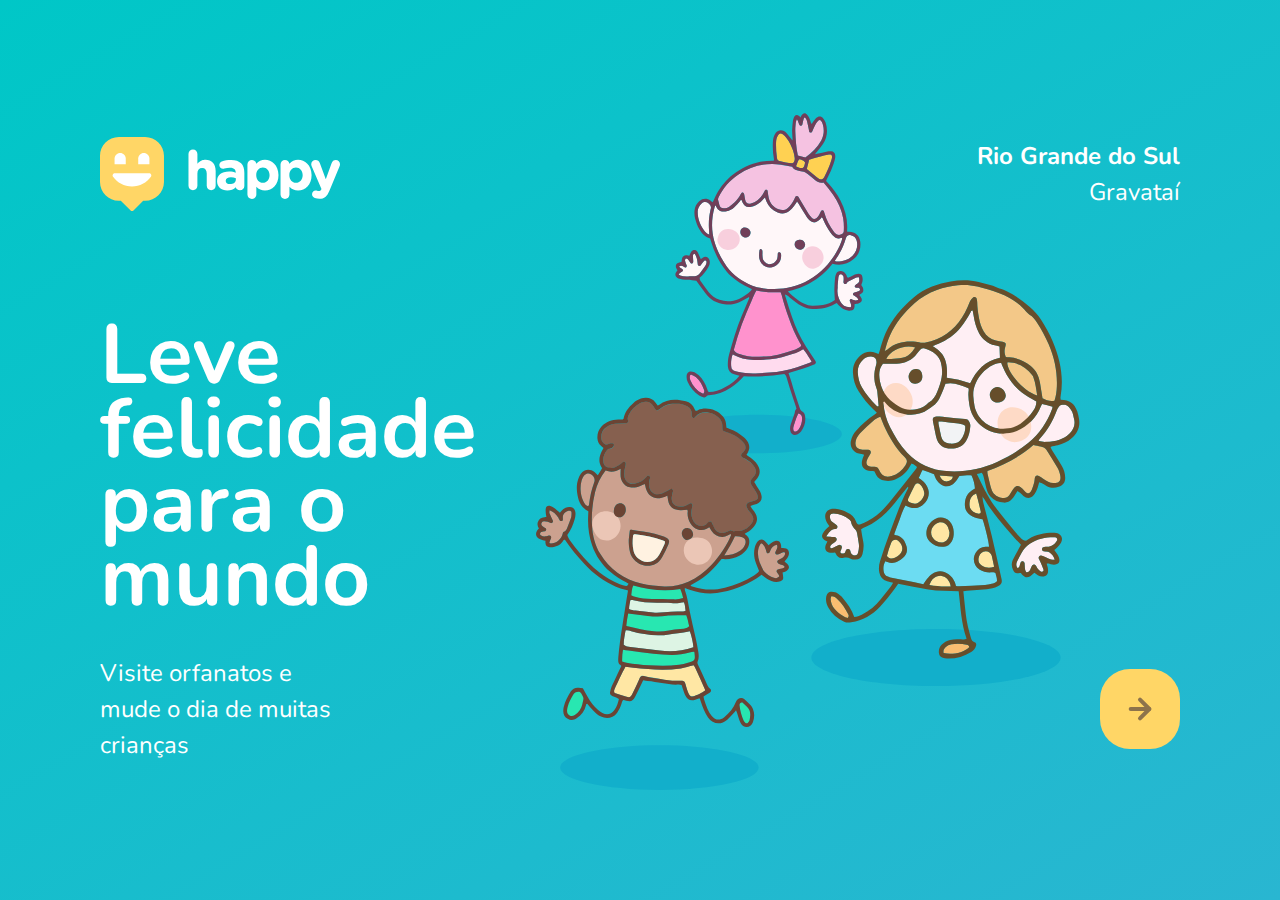
<file: index.html>
<!DOCTYPE html>
<html lang="pt_BR">
  <head>
    <meta charset="UTF-8" />
    <meta name="viewport" content="width=device-width, initial-scale=1.0" />

    <title>Happy</title>

    <link rel="icon" href="./public/images/logo-icon.png" />

    <link rel="stylesheet" href="./public/css/main.css" />
    <link rel="stylesheet" href="./public/css/animations.css" />
    <link rel="stylesheet" href="./public/css/page-landing.css" />
    
    <link rel="preconnect" href="https://fonts.gstatic.com">
<link href="https://fonts.googleapis.com/css2?family=Nunito:wght@400;600;800&display=swap" rel="stylesheet">
  </head>
  <body id="body">
    <div id="page-landing">
      <div id="container">
        <header>
          <img 
          class="animate-up"
           id="logo" 
           src="./public/images/logo.svg"
            alt="Logomarca de Happy" />

          <div class="location animate-up">
            <strong>Rio Grande do Sul</strong>
            <p>Gravataí</p>
          </div>
        </header>
        <main>
          <h1 class="animate-up">Leve felicidade para o mundo</h1>

          <section class="visit">
            <p class="animate-up">Visite orfanatos e mude o dia de muitas crianças</p>
            <a class="animate-up" href="./orphanages.html" title="Visite orfanatos">
              <img src="./public/images/arrow.svg" alt="Ir para o mapa" />
            </a>
          </section>
        </main>
      </div>
    </div>
  </body>
</html>
</file>
<file: public/css/main.css>
* {
    margin: 0;
    padding: 0;
    box-sizing: border-box;
}

body {
    height: 100vh;
    color: white;
    background: #ebf2f5;
}

:root {
    font-size: 62.5%;
}

body, input, button, textarea {
    font: 400 1.8rem/1 'Nunito', sans-serif;
}
</file>
<file: public/css/animations.css>
@keyframes up {
    from {
        opacity: 0;
        transform: translateY(16px);
    }
    to {
        opacity: 1;
        transform: translateY(0);
    }
}

@keyframes right {
   from {
    transform: translatex(-100%);
   } 

   to {
    transform: translateX(0);
   }
}

@keyframes appear {
    from {
        opacity: 0;
    }

    to {
        opacity: 1;
    }
}

.animate-up {
    animation-name: up;
    animation-duration: 300ms;
    animation-fill-mode: backwards;
}

.animate-right {
    animation-name: right;
    animation-duration: 300ms;
}

.animate-appear {
    animation-name: appear;
    animation-duration: 300ms;
    animation-fill-mode: backwards;
}
</file>
<file: public/css/page-landing.css>
#page-landing {
    background: linear-gradient(329.54deg, #29b6d1 0%, #00c7c7 100%);
    text-align: center;
    min-height: 100vh;
    display: flex;
}

#container {
    margin: auto;

    width: min(90%, 112rem);
}

#logo {
    animation-delay: 50ms;
}

.location {
    animation-delay: 100ms;
}

.location, h1, .visit p {
    height: 16vh;
}

.visit a {
    width: 8rem;
    height: 8rem;
    background: #ffd666;

    border: none;
    border-radius: 3rem;

    display: flex;
    align-items: center;
    justify-content: center;

    margin: auto;

    animation-delay: 250ms;

    transition: background 200ms ;
}

.visit a:hover {
    background: #96feff;
}


main h1 {
    animation-delay: 150ms;
}

.visit p {
    animation-delay: 200ms;
}


/* Desktop version */
@media (min-width: 760px) {

    #container {
        padding: 5rem 2rem;
        /* shorthand background: image repeat position / size */
        background: url(../images/bg.svg) no-repeat 80% / clamp(30rem, 54vw, 56rem);
    }

    header {
        display: flex;
        align-items: center;
        justify-content: space-between;

    }


    .location, h1, .visit p {
        height: initial;
        text-align: initial;
    }

    .location {
        text-align: right;
        font-size: 2.4rem;
        line-height: 1.5;
    }

    main h1 {
        font-size: clamp(4rem, 8vw, 8.4rem);
        font-weight: bold;
        line-height: .88;

        margin: clamp(10%, 9vh, 12%) 0 4rem;

        width: min(300px, 80%);
    }

    .visit {
        display: flex;
        align-items: center;
        justify-content: space-between;
    }

    .visit p {
        font-size: 2.4rem;
        line-height: 1.5;
        width: clamp(20rem, 20vw, 30rem);
    }

    .visit a {
        margin: initial;
    }

}
</file>
